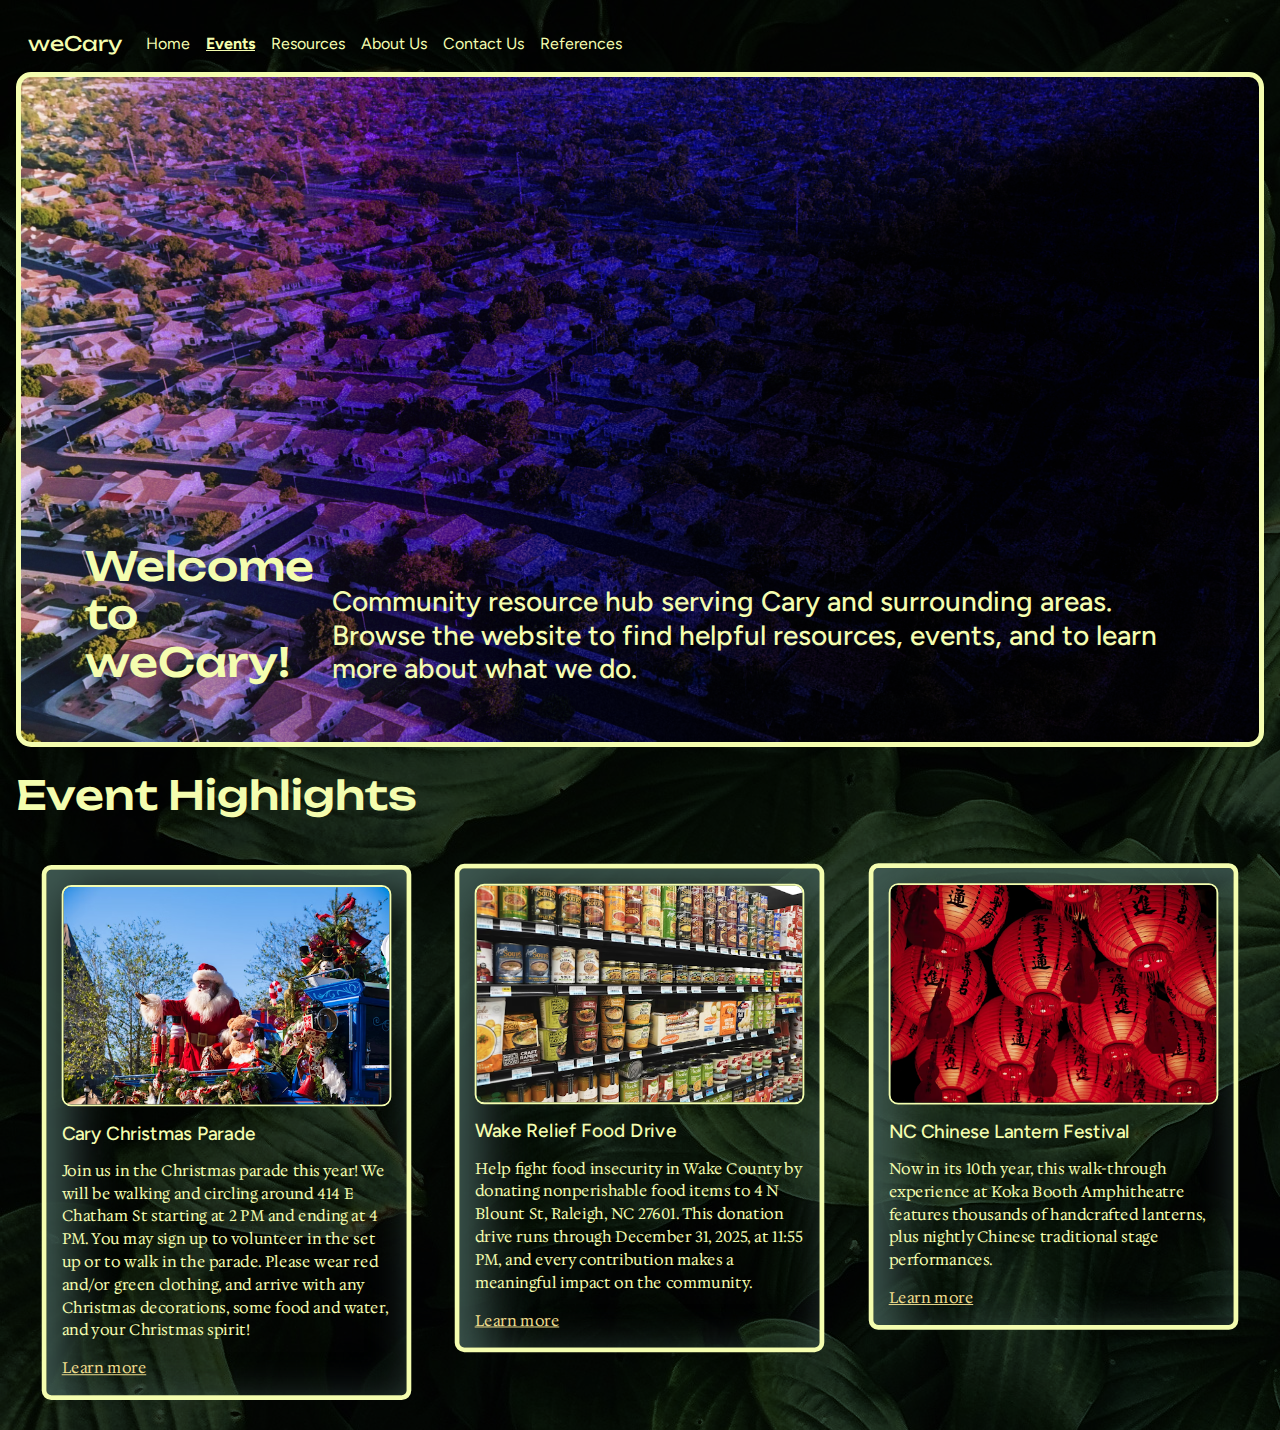
<file: index.html>
<html lang="en">
<!doctype html>

<head>
  <meta charset="UTF-8">
  <meta name="viewport" content="width=device-width, initial-scale=1.0">
  <title>weCary | Home</title>
  <link rel="icon" type="image/x-icon" href="favicon.png">
  <link rel="stylesheet" href="https://cdn.jsdelivr.net/npm/bootstrap@5.3.3/dist/css/bootstrap.min.css"
    integrity="sha384-QWTKZyjpPEjISv5WaRU9OFeRpok6YctnYmDr5pNlyT2bRjXh0JMhjY6hW+ALEwIH" crossorigin="anonymous">
  <link rel="preconnect" href="https://fonts.googleapis.com">
  <link rel="preconnect" href="https://fonts.gstatic.com" crossorigin>
  <link
    href="https://fonts.googleapis.com/css2?family=Figtree:ital,wght@0,300..900;1,300..900&family=Hedvig+Letters+Serif:opsz@12..24&family=Unbounded:wght@200..900&display=swap"
    rel="stylesheet">
  <link rel="stylesheet" href="https://cdn.jsdelivr.net/npm/bootstrap-icons@1.5.0/font/bootstrap-icons.css" />
  <script defer src="https://cdn.jsdelivr.net/npm/bootstrap@5.3.8/dist/js/bootstrap.bundle.min.js"
    integrity="sha384-FKyoEForCGlyvwx9Hj09JcYn3nv7wiPVlz7YYwJrWVcXK/BmnVDxM+D2scQbITxI"
    crossorigin="anonymous"></script>
  <link rel="stylesheet" href="style.css">
</head>

<body>
  <div class="wrapper m-3">
    <nav class="navbar navbar-expand-lg">
      <div class="container-fluid">
        <a href="index.html" class="navbar-brand">
          weCary
        </a>
        <button class="navbar-toggler" type="button" data-bs-toggle="collapse" data-bs-target="#navbarSupportedContent"
          aria-controls="navbarSupportedContent" aria-expanded="false" aria-label="Toggle navigation">
          <span class="navbar-toggler-icon"></span>
        </button>
        <div class="collapse navbar-collapse" id="navbarSupportedContent">
          <ul class="navbar-nav me-auto mb-2 mb-lg-0">
            <li class="nav-item">
              <a href="index.html" aria-current="page" class="nav-link">Home</a>
            </li>
            <li class="nav-item">
              <a href="events.html" aria-current="page" class="nav-link active">Events</a>
            </li>
            <li class="nav-item">
              <a href="resources.html" aria-current="page" class="nav-link">Resources</a>
            </li>
            <li class="nav-item">
              <a href="about-us.html" aria-current="page" class="nav-link">About Us</a>
            </li>
            <li class="nav-item">
              <a href="contact-us.html" aria-current="page" class="nav-link">Contact Us</a>
            </li>
            <li class="nav-item">
              <a href="references.html" aria-current="page" class="nav-link">References</a>
            </li>
          </ul>
        </div>
      </div>
    </nav>



    <div class="home-image mx-auto w-100 h-20 p-5">
      <h1 class=" mx-3 mb-2">Welcome to weCary!</h1>
      <h3>Community resource hub serving Cary and surrounding areas. Browse the website to find helpful resources,
        events, and to learn more about what we do.</h3>
    </div>


    <h1 class="mt-4">Event Highlights</h1>

    <div class="event-card-container m-3">
      <div class="row g-4">

        <div class="col-md-4">
          <div class="event-card card">
            <div class="card-body">
              <img src="santa.png" alt="christmas parade" class="w-100 mb-3">
              <h5 class="card-title">Cary Christmas Parade</h5>
              <p class="card-text">
                Join us in the Christmas parade this year! We will be walking and circling around 414 E Chatham St
                starting at 2 PM and ending at 4 PM. You may sign up to volunteer in the set up or to walk in the
                parade.
                Please wear red and/or green clothing, and arrive with any Christmas decorations, some food and water,
                and
                your Christmas spirit!
              </p>
              <a href="https://x.gldn.io/e/DROKAdzHiYb?utm_campaign=action_opportunities&utm_medium=referral&utm_source=idealist"
                role="button">Learn more</a>
            </div>
          </div>
        </div>

        <div class="col-md-4">
          <div class="event-card card">
            <div class="card-body">
              <img src="fooddrive.png" alt="canned food" class="w-100 mb-3">
              <h5 class="card-title">Wake Relief Food Drive</h5>
              <p class="card-text">
                Help fight food insecurity in Wake County by donating nonperishable food items to 4 N Blount St,
                Raleigh,
                NC 27601. This donation drive runs through December 31, 2025, at 11:55 PM, and every contribution makes
                a
                meaningful impact on the community.
              </p>
              <a href="https://x.gldn.io/e/n5qdledj0Xb?utm_campaign=action_opportunities&utm_medium=referral&utm_source=idealist"
                role="button">Learn more</a>
            </div>
          </div>
        </div>

        <div class="col-md-4">
          <div class="event-card card">
            <div class="card-body">
              <img src="lantern.png" alt="lanterns" class="w-100 mb-3">
              <h5 class="card-title">NC Chinese Lantern Festival</h5>
              <p class="card-text">
                Now in its 10th year, this walk-through experience at Koka Booth Amphitheatre features thousands of
                handcrafted lanterns, plus
                nightly Chinese traditional stage performances.
              </p>
              <a href="https://www.boothamphitheatre.com/news/detail/north-carolina-chinese-lantern-festival-will-return-for-celebratory-10th-year"
                role="button">Learn more</a>
            </div>
          </div>
        </div>

      </div>
    </div>

  </div>

</body>

</html>
</file>
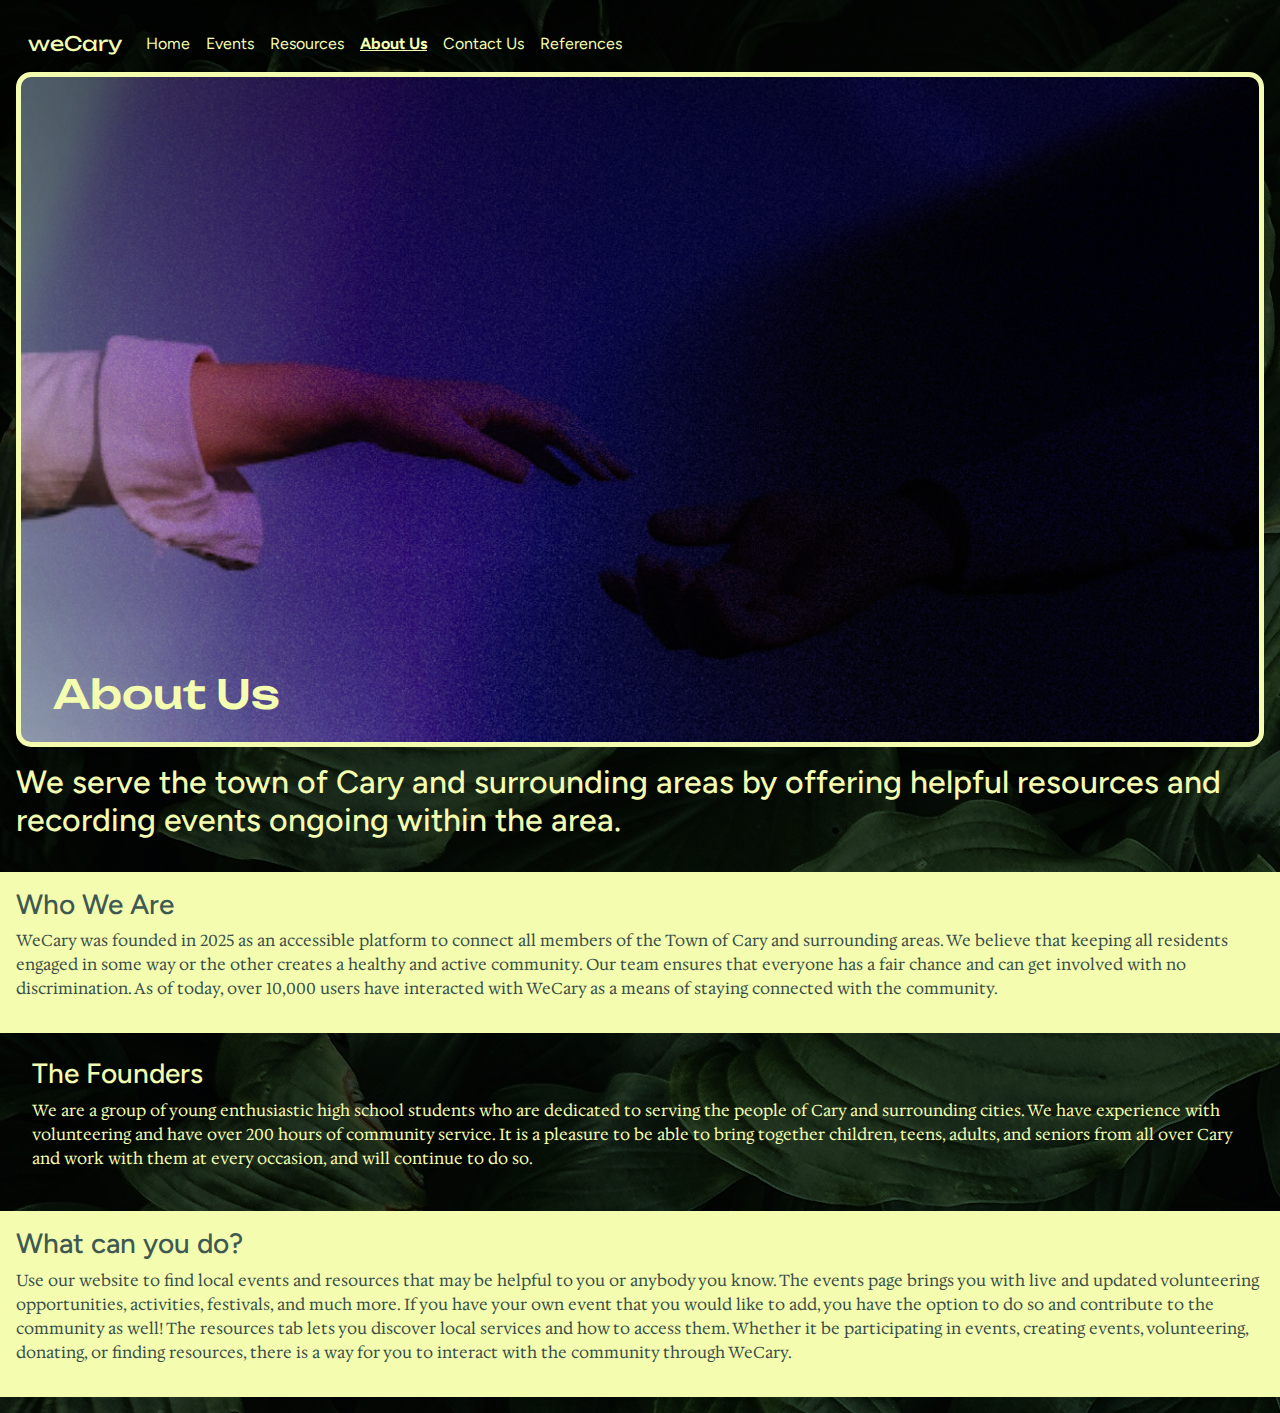
<file: about-us.html>
<html lang="en">
<!doctype html>

<head>
  <meta charset="UTF-8">
  <meta name="viewport" content="width=device-width, initial-scale=1.0">
  <title>weCary | About Us</title>
  <link rel="icon" type="image/x-icon" href="favicon.png">
  <link rel="stylesheet" href="https://cdn.jsdelivr.net/npm/bootstrap@5.3.3/dist/css/bootstrap.min.css"
    integrity="sha384-QWTKZyjpPEjISv5WaRU9OFeRpok6YctnYmDr5pNlyT2bRjXh0JMhjY6hW+ALEwIH" crossorigin="anonymous">
  <link rel="preconnect" href="https://fonts.googleapis.com">
  <link rel="preconnect" href="https://fonts.gstatic.com" crossorigin>
  <link
    href="https://fonts.googleapis.com/css2?family=Figtree:ital,wght@0,300..900;1,300..900&family=Hedvig+Letters+Serif:opsz@12..24&family=Unbounded:wght@200..900&display=swap"
    rel="stylesheet">
  <link rel="stylesheet" href="https://cdn.jsdelivr.net/npm/bootstrap-icons@1.5.0/font/bootstrap-icons.css" />
  <script defer src="https://cdn.jsdelivr.net/npm/bootstrap@5.3.8/dist/js/bootstrap.bundle.min.js"
    integrity="sha384-FKyoEForCGlyvwx9Hj09JcYn3nv7wiPVlz7YYwJrWVcXK/BmnVDxM+D2scQbITxI"
    crossorigin="anonymous"></script>
  <link rel="stylesheet" href="style.css">
</head>

<body>
  <div class="wrapper m-3">
    <nav class="navbar navbar-expand-lg">
      <div class="container-fluid">
        <a href="index.html" class="navbar-brand">
          weCary
        </a>
        <button class="navbar-toggler" type="button" data-bs-toggle="collapse" data-bs-target="#navbarSupportedContent"
          aria-controls="navbarSupportedContent" aria-expanded="false" aria-label="Toggle navigation">
          <span class="navbar-toggler-icon"></span>
        </button>
        <div class="collapse navbar-collapse" id="navbarSupportedContent">
          <ul class="navbar-nav me-auto mb-2 mb-lg-0">
            <li class="nav-item">
              <a href="index.html" aria-current="page" class="nav-link">Home</a>
            </li>
            <li class="nav-item">
              <a href="events.html" aria-current="page" class="nav-link">Events</a>
            </li>
            <li class="nav-item">
              <a href="resources.html" aria-current="page" class="nav-link">Resources</a>
            </li>
            <li class="nav-item">
              <a href="about-us.html" aria-current="page" class="nav-link active">About Us</a>
            </li>
            <li class="nav-item">
              <a href="contact-us.html" aria-current="page" class="nav-link">Contact Us</a>
            </li>
            <li class="nav-item">
              <a href="references.html" aria-current="page" class="nav-link">References</a>
            </li>
          </ul>
        </div>
      </div>
    </nav>

    <div class="about-image mx-auto w-100 h-20 p-3">
      <h1 class="mx-3 mb-2">About Us</h1>
    </div>


    <h2>We serve the town of Cary and surrounding areas by offering helpful resources and recording events ongoing
      within the area.
    </h2>

    <ul class="list-group list-group-flush">
      <li class="list-group-item alternate">
        <h3>Who We Are</h3>
        <p>WeCary was founded in 2025 as an accessible platform to connect all members of the Town of Cary and surrounding areas. We believe that keeping all residents engaged in some way or the other creates a healthy and active community. 
          Our team ensures that everyone has a fair chance and can get involved with no discrimination. As of today, over 10,000 users have interacted with WeCary as a means of staying connected with the community. 
        </p>
      </li>
      <li class="list-group-item">
        <h3>The Founders</h3>
        <p>We are a group of young enthusiastic high school students who are dedicated to serving the people of Cary and
          surrounding cities. We have experience with volunteering and have over 200 hours of community service. It is a
          pleasure to be able to bring together children, teens, adults, and seniors from all over Cary and work with
          them at every occasion, and will continue to do so.
        </p>
      </li>
      <li class="list-group-item alternate">
        <h3>What can you do?</h3>
        <p>Use our website to find local events and resources that may be helpful to you or anybody you know. The events
          page brings you with live and updated volunteering opportunities, activities, festivals, and much more. If you
          have your own event that you would like to add, you have the option to do so and contribute to the community
          as well! The resources tab lets you discover local services and how to access them. Whether it be
          participating in events, creating events, volunteering, donating, or finding resources, there is a way for you
          to interact with the community through WeCary.
        </p>
      </li>
    </ul>
  </div>
</body>

</html>
</file>
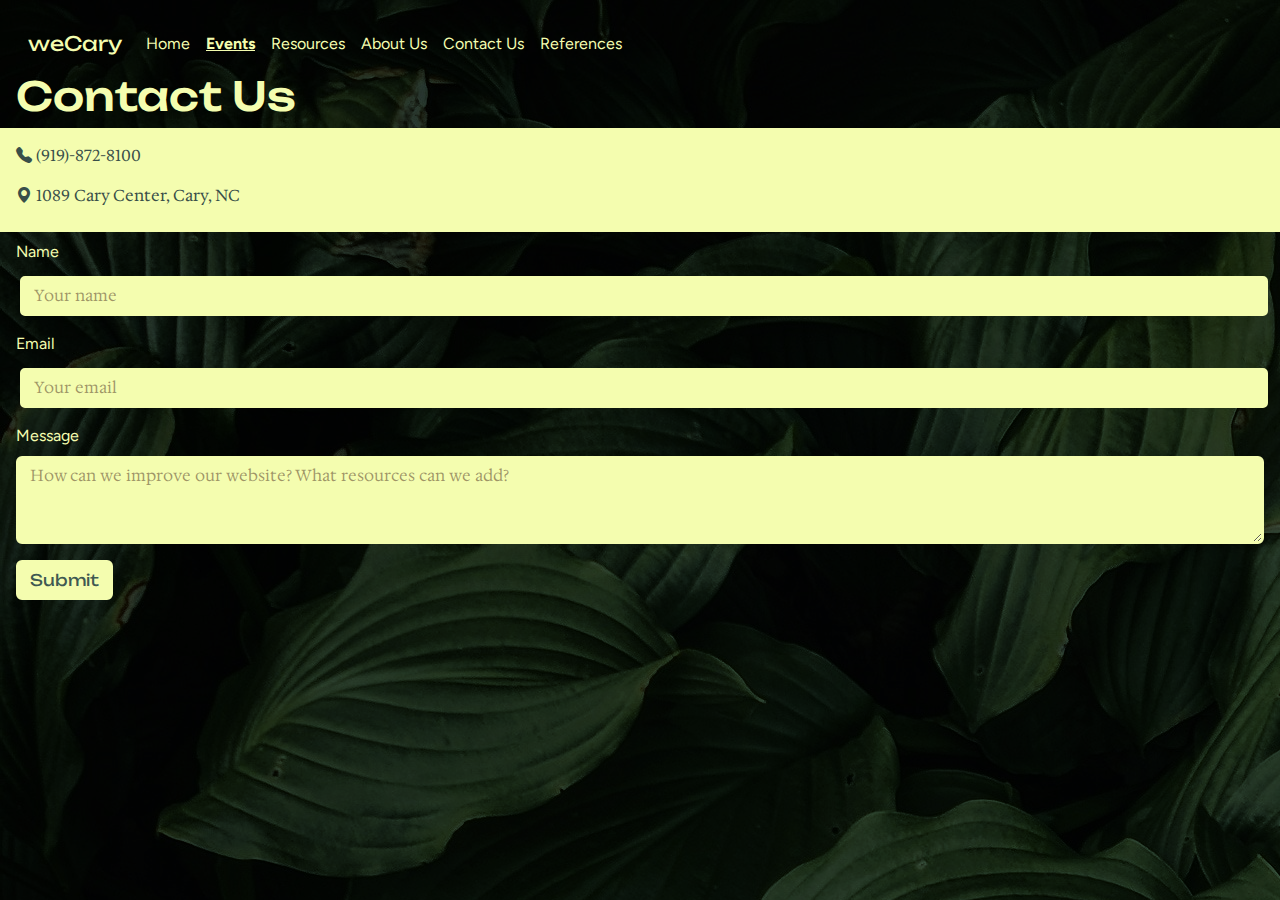
<file: contact-us.html>
<!DOCTYPE html>
<html lang="en">

<head>
  <meta charset="UTF-8">
  <meta name="viewport" content="width=device-width, initial-scale=1.0">
  <title>weCary | Contact Us</title>
  <link rel="icon" type="image/x-icon" href="favicon.png">
  <link rel="stylesheet" href="style.css">
  <link rel="stylesheet" href="https://cdn.jsdelivr.net/npm/bootstrap@5.3.3/dist/css/bootstrap.min.css"
    integrity="sha384-QWTKZyjpPEjISv5WaRU9OFeRpok6YctnYmDr5pNlyT2bRjXh0JMhjY6hW+ALEwIH" crossorigin="anonymous">
  <link rel="preconnect" href="https://fonts.googleapis.com">
  <link rel="preconnect" href="https://fonts.gstatic.com" crossorigin>
  <link
    href="https://fonts.googleapis.com/css2?family=Figtree:ital,wght@0,300..900;1,300..900&family=Hedvig+Letters+Serif:opsz@12..24&family=Unbounded:wght@200..900&display=swap"
    rel="stylesheet">
  <link rel="stylesheet" href="https://cdn.jsdelivr.net/npm/bootstrap-icons@1.5.0/font/bootstrap-icons.css" />
  <script defer src="https://cdn.jsdelivr.net/npm/bootstrap@5.3.8/dist/js/bootstrap.bundle.min.js"
    integrity="sha384-FKyoEForCGlyvwx9Hj09JcYn3nv7wiPVlz7YYwJrWVcXK/BmnVDxM+D2scQbITxI"
    crossorigin="anonymous"></script>
</head>

<body>
  <div class="wrapper m-3">
    <nav class="navbar navbar-expand-lg">
      <div class="container-fluid">
        <a href="index.html" class="navbar-brand">
          weCary
        </a>
        <button class="navbar-toggler" type="button" data-bs-toggle="collapse" data-bs-target="#navbarSupportedContent"
          aria-controls="navbarSupportedContent" aria-expanded="false" aria-label="Toggle navigation">
          <span class="navbar-toggler-icon"></span>
        </button>
        <div class="collapse navbar-collapse" id="navbarSupportedContent">
          <ul class="navbar-nav me-auto mb-2 mb-lg-0">
            <li class="nav-item">
              <a href="index.html" aria-current="page" class="nav-link">Home</a>
            </li>
            <li class="nav-item">
              <a href="events.html" aria-current="page" class="nav-link active">Events</a>
            </li>
            <li class="nav-item">
              <a href="resources.html" aria-current="page" class="nav-link">Resources</a>
            </li>
            <li class="nav-item">
              <a href="about-us.html" aria-current="page" class="nav-link">About Us</a>
            </li>
            <li class="nav-item">
              <a href="contact-us.html" aria-current="page" class="nav-link">Contact Us</a>
            </li>
            <li class="nav-item">
              <a href="references.html" aria-current="page" class="nav-link">References</a>
            </li>
          </ul>
        </div>
      </div>
    </nav>
    <h1>Contact Us</h1>
    <div class="alternate px-3 pt-3 pb-2">
      <p><i class="bi bi-telephone-fill"></i> (919)-872-8100</p>
      <p><i class="bi bi-geo-alt-fill"></i> 1089 Cary Center, Cary, NC</p>
    </div>
    <form class="mt-2" action="">
      <div class="mb-3">
        <label for="contactName" class="form-label contact-label">Name</label>
        <input type="text" class="form-control" id="contactName" placeholder="Your name">
      </div>
      <div class="mb-3">
        <label for="contactEmail" class="form-label contact-label">Email</label>
        <input type="text" class="form-control" id="contactEmail" placeholder="Your email">
      </div>
      <div class="mb-3">
        <label for="contactText" class="form-label contact-label">Message</label>
        <textarea rows="3" class="form-control" id="contactText"
          placeholder="How can we improve our website? What resources can we add?"></textarea>
      </div>
      <div class="mb-3">
        <button type="reset" class="btn">Submit</button>
      </div>
    </form>
  </div>
</body>

</html>
</file>
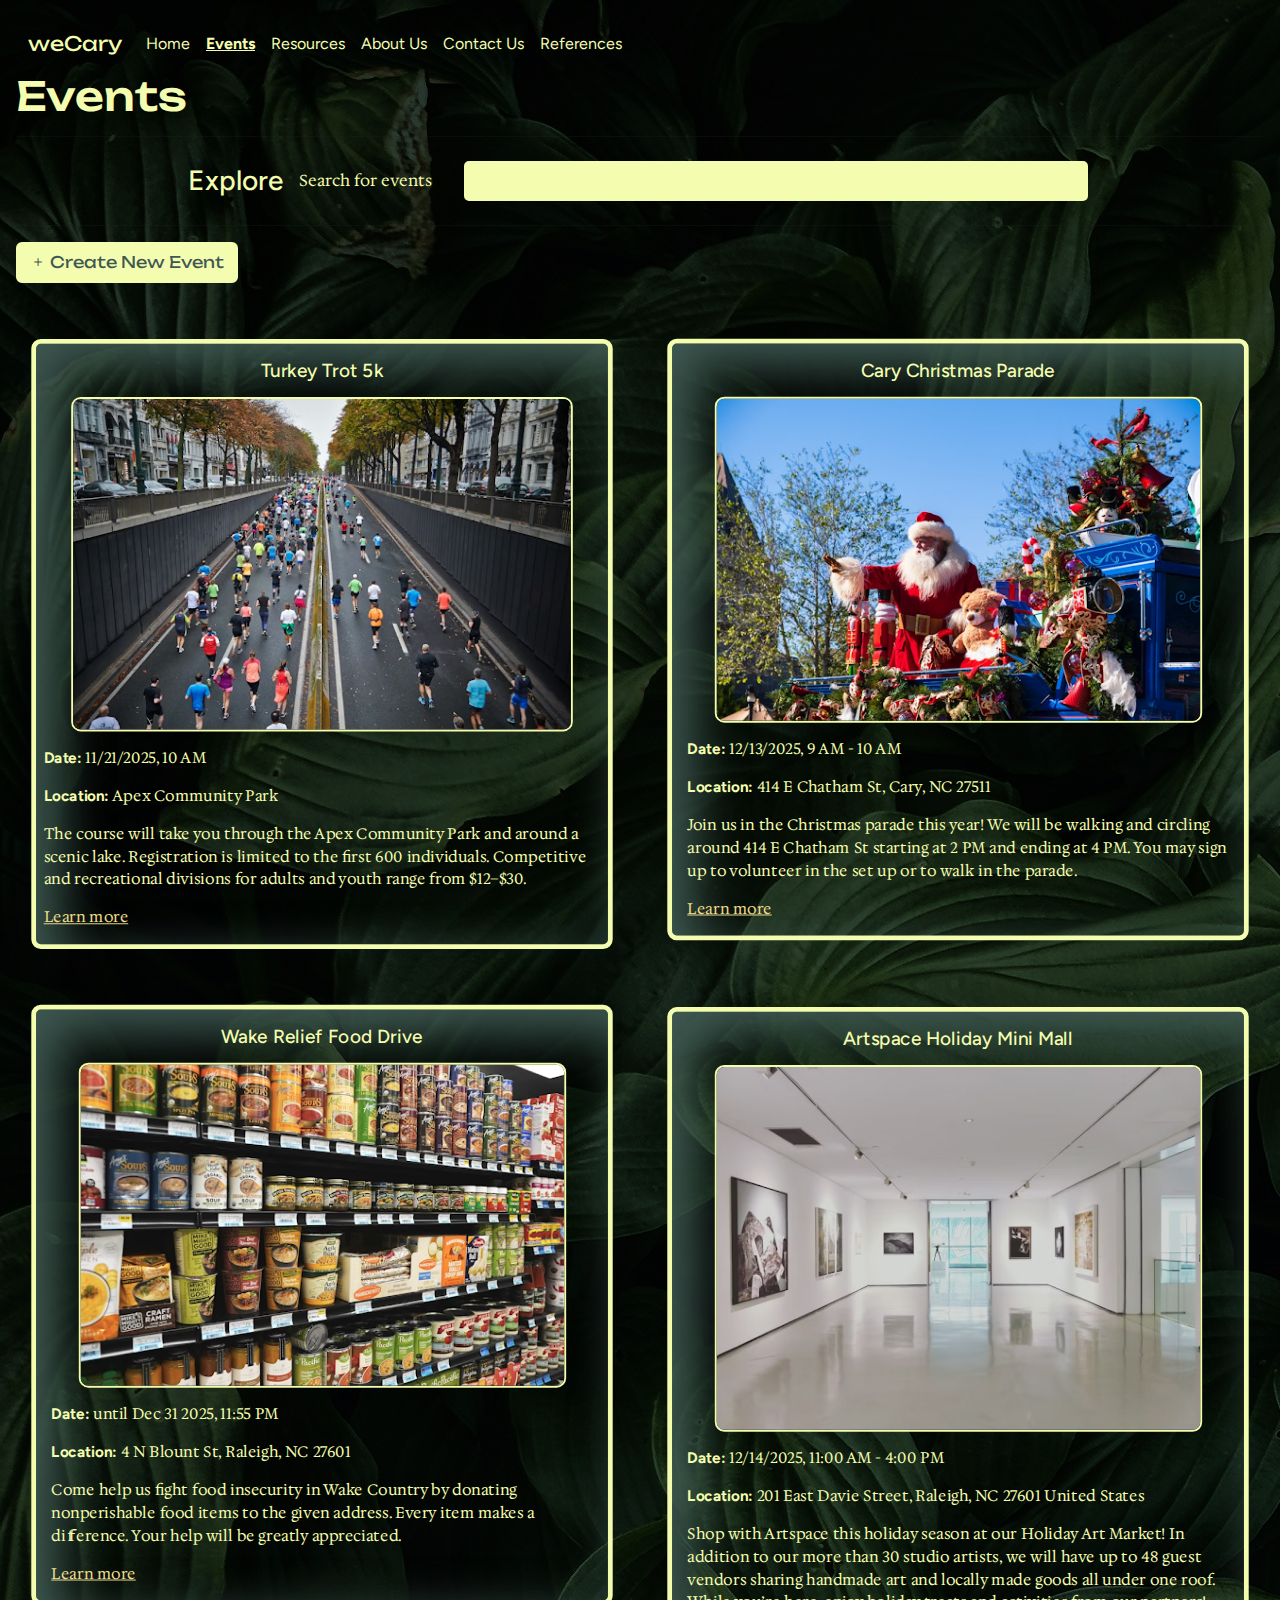
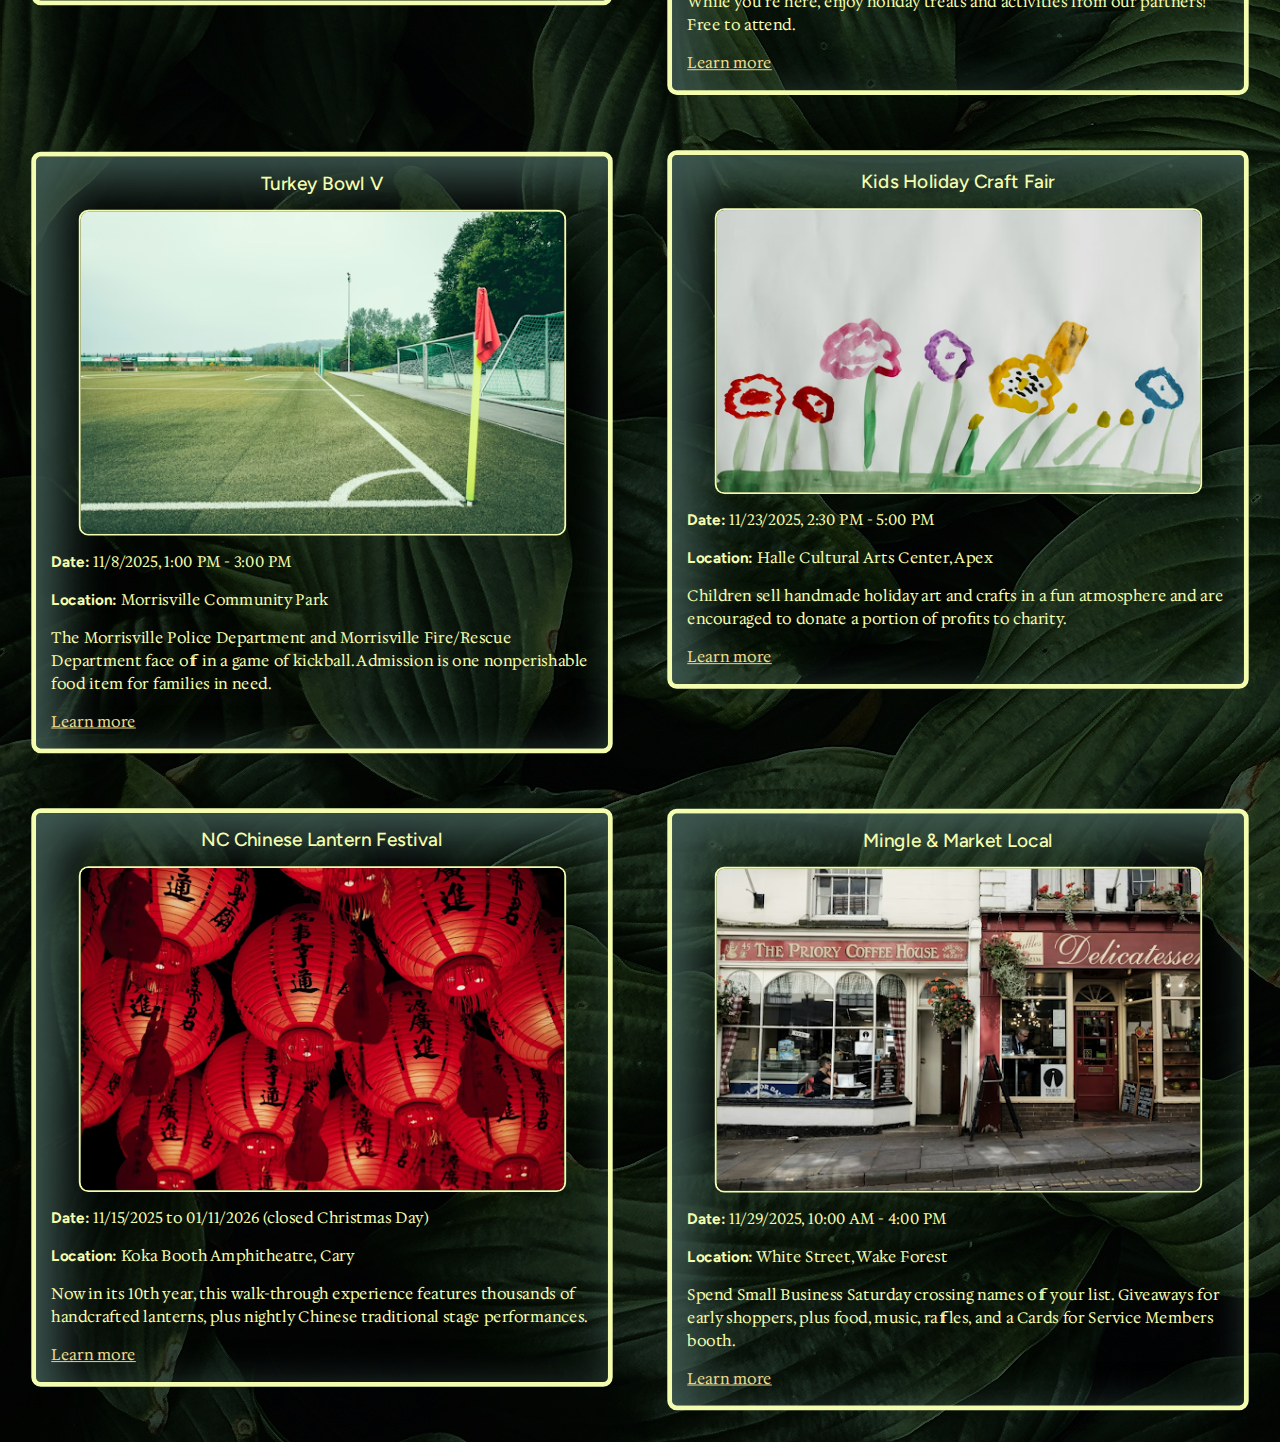
<file: events.html>
<!DOCTYPE html>
<html lang="en">

<head>
  <meta charset="UTF-8">
  <meta name="viewport" content="width=device-width, initial-scale=1.0">
  <title>weCary | Events</title>
  <link rel="icon" type="image/x-icon" href="favicon.png">
  <link rel="stylesheet" href="https://cdn.jsdelivr.net/npm/bootstrap@5.3.3/dist/css/bootstrap.min.css"
    integrity="sha384-QWTKZyjpPEjISv5WaRU9OFeRpok6YctnYmDr5pNlyT2bRjXh0JMhjY6hW+ALEwIH" crossorigin="anonymous">
  <!-- <link rel="preconnect" href="https://fonts.googleapis.com">
  <link rel="preconnect" href="https://fonts.gstatic.com" crossorigin> -->
  <link
    href="https://fonts.googleapis.com/css2?family=Figtree:ital,wght@0,300..900;1,300..900&family=Hedvig+Letters+Serif:opsz@12..24&family=Unbounded:wght@200..900&display=swap"
    rel="stylesheet">
  <link rel="stylesheet" href="https://cdn.jsdelivr.net/npm/bootstrap-icons@1.5.0/font/bootstrap-icons.css" />
  <link rel="stylesheet" href="style.css">
  <script src="https://cdn.jsdelivr.net/npm/bootstrap@5.3.8/dist/js/bootstrap.bundle.min.js"
    integrity="sha384-FKyoEForCGlyvwx9Hj09JcYn3nv7wiPVlz7YYwJrWVcXK/BmnVDxM+D2scQbITxI"
    crossorigin="anonymous"></script>
  <script src="https://ajax.googleapis.com/ajax/libs/jquery/3.7.1/jquery.min.js"></script>
  <script>
    $(document).ready(function () {
      $("#searchKeyword").on("keyup", function () {
        var value = $(this).val().toLowerCase();
        $(".event-card-container div").filter(function () {
          $(this).toggle($(this).text().toLowerCase().indexOf(value) > -1)
        });
      });
    });
  </script>
</head>

<body>
  <div class="wrapper m-3">
    <nav class="navbar navbar-expand-lg">
      <div class="container-fluid">
        <a href="index.html" class="navbar-brand">
          weCary
        </a>
        <button class="navbar-toggler" type="button" data-bs-toggle="collapse" data-bs-target="#navbarSupportedContent"
          aria-controls="navbarSupportedContent" aria-expanded="false" aria-label="Toggle navigation">
          <span class="navbar-toggler-icon"></span>
        </button>
        <div class="collapse navbar-collapse" id="navbarSupportedContent">
          <ul class="navbar-nav me-auto mb-2 mb-lg-0">
            <li class="nav-item">
              <a href="index.html" aria-current="page" class="nav-link">Home</a>
            </li>
            <li class="nav-item">
              <a href="events.html" aria-current="page" class="nav-link active">Events</a>
            </li>
            <li class="nav-item">
              <a href="resources.html" aria-current="page" class="nav-link">Resources</a>
            </li>
            <li class="nav-item">
            <li class="nav-item">
              <a href="about-us.html" aria-current="page" class="nav-link">About Us</a>
            </li>
            <li class="nav-item">
              <a href="contact-us.html" aria-current="page" class="nav-link">Contact Us</a>
            </li>
              <a href="references.html" aria-current="page" class="nav-link">References</a>
            </li>
          </ul>
        </div>
      </div>
    </nav>
    <h1>Events</h1>
    <div class="mb-4">
      <hr>
      <div class="flex search">
        <h3 class="explore">Explore</h3>
        <p>Search for events</p>
        <input id="searchKeyword" type="text" class="input-text">
      </div>
      <hr>
      <button type="button" class="btn" data-bs-toggle="modal" data-bs-target="#eventModal"> <i class="bi bi-plus"></i>
        Create New Event</button>
      <div class="modal fade" id="eventModal" tabindex="-1" aria-labelledby="exampleModalLabel" aria-hidden="true">
        <div class="modal-dialog">
          <div class="modal-content">
            <div class="modal-header">
              <h1 class="modal-title fs-5" id="eventModalLabel">Create New Event</h1>
              <button type="button" class="btn-close" data-bs-dismiss="modal" aria-label="Close"></button>
            </div>
            <div class="modal-body">
              <form>
                <div class="mb-3">
                  <label for="eventFormTitle" class="form-label">Title</label>
                  <input type="text" class="form-control" id="eventFormTitle" placeholder="Name of the event">
                </div>
                <div class="mb-3">
                  <label for="eventFormDate" class="form-label">Date</label>
                  <input type="date" class="form-control" id="eventFormDate">
                </div>
                <div class="mb-3">
                  <label for="eventFormLocation" class="form-label">Location</label>
                  <input placeholder="Location of the event" type="text" class="form-control" id="eventFormLocation">
                </div>
                <div class="mb-3 row">
                  <label for="eventFormTime1" class="form-label">Time</label>
                  <div class="col-auto">
                    <input type="time" class="form-control" id="eventFormTime1">
                  </div>
                  <div class="col-auto">
                    <p class="mt-2">to</p>
                  </div>
                  <div class="col-auto">
                    <input type="time" class="form-control" id="eventFormTime2">
                  </div>
                </div>
                <fieldset class="row">
                  <div class="col-auto">
                    <legend class="fs-6 figtree">Age group(s):</legend>
                  </div>
                  <div class="form-check col-auto">
                    <input type="checkbox" class="form-check-input" value="" id="checkKids">
                    <label for="checkKids" class="form-check-label">Kids</label>
                  </div>
                  <div class="form-check col-auto">
                    <input type="checkbox" class="form-check-input" value="" id="checkTeens">
                    <label for="checkTeens" class="form-check-label">Teens</label>
                  </div>
                  <div class="form-check col-auto">
                    <input type="checkbox" class="form-check-input" value="" id="checkAdults">
                    <label for="checkAdults" class="form-check-label">Adults</label>
                  </div>
                  <div class="form-check col-auto">
                    <input type="checkbox" class="form-check-input" value="" id="checkSeniors">
                    <label for="checkSeniors" class="form-check-label">Seniors</label>
                  </div>
                </fieldset>
                <div class="mb-3">
                  <label for="eventFormDescription" class="form-label">Description</label>
                  <textarea rows="3" placeholder="What is your event about?" class="form-control"
                    id="eventFormDescription"></textarea>
                </div>
                <p class="mb-2 figtree">Contact Info:</p>
                <div class="mb-3 row">
                  <label for="contactName" class="mt-2 col-auto form-label">Name</label>
                  <input placeholder="Contact name" type="text" id="contactName" class="col form-control"
                    placeholder="">
                </div>
                <div class="mb-3 row">
                  <label for="contactEmail" class="mt-2 col-auto form-label">Email</label>
                  <input type="text" id="contactEmail" class="col form-control" placeholder="name@example.com">
                </div>
                <div class="mb-3 row">
                  <label for="contactPhone" class="mt-2 col-auto form-label">Phone</label>
                  <input type="text" id="contactPhone" class="col form-control" placeholder="+1 ###-###-####">
                </div>
                <div class="mb-3 cover-file">
                  <label for="coverFile" class="form-label">Choose a cover image</label>
                  <input type="file" class="form-control file-input" id="coverFile">
                  <div class="form-text">File size must be less than 50MB.</div>
                </div>
                <p class="figtree"><strong>Your event will be visible after it has been approved.</strong></p>
            </div>
            <div class="modal-footer">
              <button type="button" class="btn btn-secondary" data-bs-dismiss="modal">Close</button>
              <button type="reset" class="btn btn-primary" data-bs-dismiss="modal">Submit</button>
            </div>
            </form>
          </div>
        </div>
      </div>
    </div>
    <div class="event-card-container" id="eventCards">
      <div class="row mb-2">
        <div class="col">
          <div class="event-card card py-3 px-2">
            <h5>Turkey Trot 5k</h5>
            <img class="mb-3" src="run.png" alt="turkey trot run">
            <p><strong>Date:</strong> 11/21/2025, 10 AM</p>
            <p><strong>Location:</strong> Apex Community Park</p>
            <p>The course will take you through the Apex Community Park and around a scenic lake. Registration is
              limited to the first 600 individuals. Competitive and recreational divisions for adults and youth range
              from $12–$30.</p>
            <a href="https://apexnc.org/538/Turkey-Trot-5K-Run" role="button">Learn more</a>
          </div>
        </div>
        <div class="col">
          <div class="event-card card p-3">
            <h5>Cary Christmas Parade</h5>
            <img class="mb-3" src="santa.png" alt="santa christmas parade">
            <p><strong>Date:</strong> 12/13/2025, 9 AM - 10 AM</p>
            <p><strong>Location:</strong> 414 E Chatham St, Cary, NC 27511</p>
            <p>Join us in the Christmas parade this year! We will be walking and circling around 414 E Chatham St
              starting at 2 PM and ending at 4 PM. You may sign up to volunteer in the set up or to walk in the parade.
            </p>
            <a href="https://x.gldn.io/e/DROKAdzHiYb?utm_campaign=action_opportunities&utm_medium=referral&utm_source=idealist"
              role="button">Learn more</a>
          </div>
        </div>
      </div>
      <div class="row mb-2">
        <div class="col">
          <div class="event-card card p-3">
            <h5>Wake Relief Food Drive</h5>
            <img class="mb-3" src="fooddrive.png" alt="canned food">
            <p><strong>Date:</strong> until Dec 31 2025, 11:55 PM</p>
            <p><strong>Location:</strong> 4 N Blount St, Raleigh, NC 27601</p>
            <p>Come help us fight food insecurity in Wake Country by donating nonperishable food items to the given
              address. Every item makes a difference. Your help will be greatly appreciated.</p>
            <a href="https://x.gldn.io/e/n5qdledj0Xb?utm_campaign=action_opportunities&utm_medium=referral&utm_source=idealist"
              role="button">Learn more</a>
          </div>
        </div>
        <div class="col">
          <div class="event-card card p-3">
            <h5>Artspace Holiday Mini Mall</h5>
            <img class="mb-3" src="gallery.png" alt="art gallery">
            <p><strong>Date:</strong> 12/14/2025, 11:00 AM - 4:00 PM</p>
            <p><strong>Location:</strong> 201 East Davie Street, Raleigh, NC 27601 United States</p>
            <p>Shop with Artspace this holiday season at our Holiday Art Market! In addition to our more than 30 studio
              artists, we will have up to 48 guest vendors sharing handmade art and locally made goods all under one
              roof. While you’re here, enjoy holiday treats and activities from our partners! Free to attend. </p>
            <a href="https://unitedarts.org/calendar/artspace-holiday-mini-mall/?utm_source=chatgpt.com"
              role="button">Learn more</a>
          </div>
        </div>
      </div>
      <div class="row mb-2">
        <div class="col">
          <div class="event-card card p-3">
            <h5>Turkey Bowl V</h5>
            <img class="mb-3" src="football.png" alt="turkey bowl kickball">
            <p><strong>Date:</strong> 11/8/2025, 1:00 PM - 3:00 PM</p>
            <p><strong>Location:</strong> Morrisville Community Park</p>
            <p>The Morrisville Police Department and Morrisville Fire/Rescue Department face off in a game of kickball.
              Admission is one nonperishable food item for families in need.</p>
            <a href="https://wakeliving.com/now-and-next/holiday-happenings/" role="button">Learn
              more</a>
          </div>
        </div>
        <div class="col">
          <div class="event-card card p-3">
            <h5>Kids Holiday Craft Fair</h5>
            <img class="mb-3" src="kid.png" alt="kid's art">
            <p><strong>Date:</strong> 11/23/2025, 2:30 PM - 5:00 PM</p>
            <p><strong>Location:</strong> Halle Cultural Arts Center, Apex</p>
            <p>Children sell handmade holiday art and crafts in a fun atmosphere and are encouraged to donate a portion
              of profits to charity.</p>
            <a href="https://thehalle.org/1970/Annual-Kids-Holiday-Craft-Fair" role="button">Learn more</a>
          </div>
        </div>
      </div>
      <div class="row mb-2">
        <div class="col">
          <div class="event-card card p-3">
            <h5>NC Chinese Lantern Festival</h5>
            <img class="mb-3" src="lantern.png" alt="lanterns">
            <p><strong>Date:</strong> 11/15/2025 to 01/11/2026 (closed Christmas Day)</p>
            <p><strong>Location:</strong> Koka Booth Amphitheatre, Cary</p>
            <p>Now in its 10th year, this walk-through experience features thousands of handcrafted lanterns, plus
              nightly Chinese traditional stage performances.</p>
            <a href="https://www.boothamphitheatre.com/news/detail/north-carolina-chinese-lantern-festival-will-return-for-celebratory-10th-year"
              role="button">Learn more</a>
          </div>
        </div>
        <div class="col">
          <div class="event-card card p-3">
            <h5>Mingle & Market Local</h5>
            <img class="mb-3" src="coffeee.png" alt="coffee shop">
            <p><strong>Date:</strong> 11/29/2025, 10:00 AM - 4:00 PM</p>
            <p><strong>Location:</strong> White Street, Wake Forest</p>
            <p>Spend Small Business Saturday crossing names off your list. Giveaways for early shoppers, plus food,
              music, raffles, and a Cards for Service Members booth. </p>
            <a href="https://www.boothamphitheatre.com/news/detail/north-carolina-chinese-lantern-festival-will-return-for-celebratory-10th-year"
              role="button">Learn more</a>
          </div>
        </div>
      </div>
    </div>
  </div>
</body>

</html>
</file>
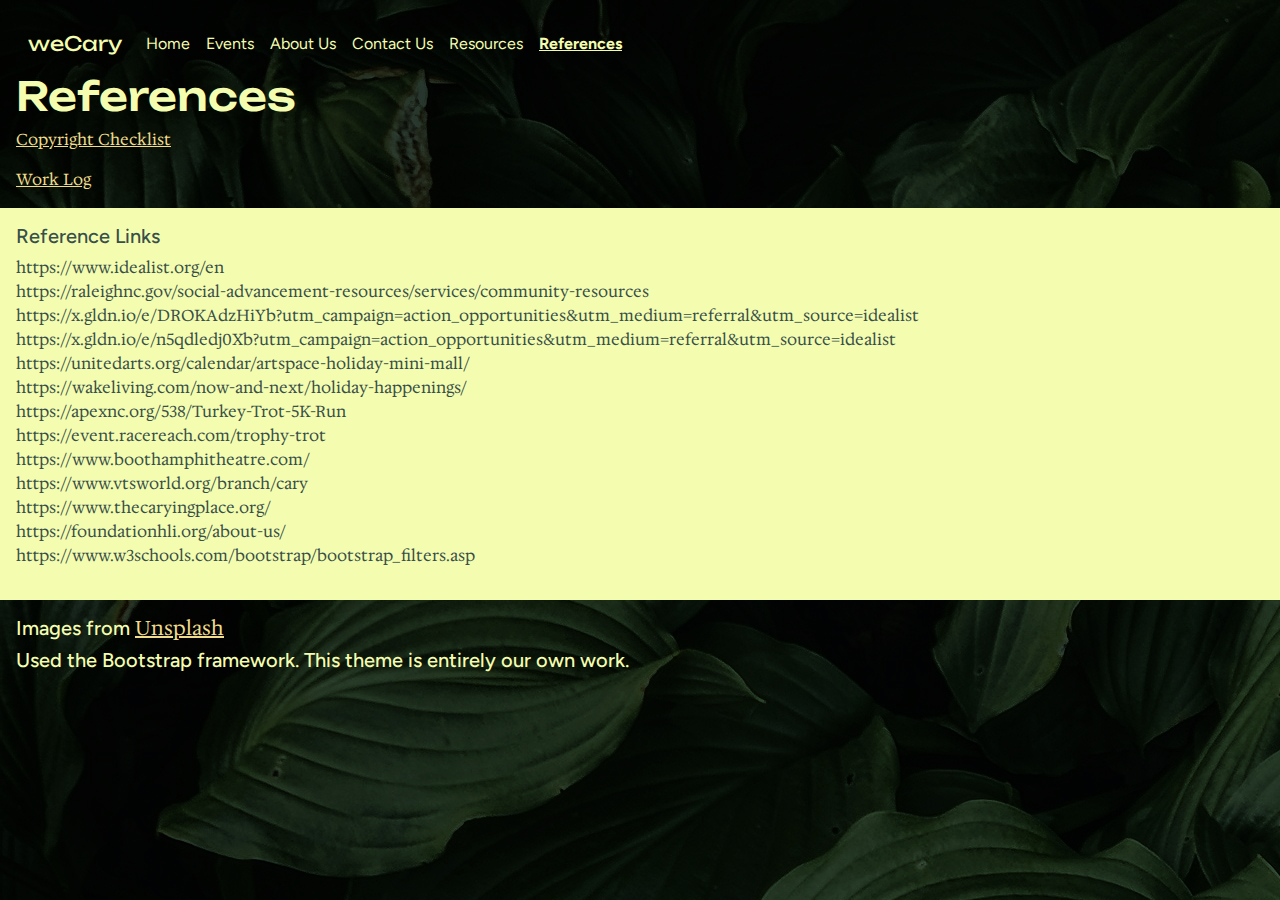
<file: references.html>
<!DOCTYPE html>
<html lang="en">

<head>
  <meta charset="UTF-8">
  <meta name="viewport" content="width=device-width, initial-scale=1.0">
  <link rel="icon" type="image/x-icon" href="favicon.png">
  <title>weCary | References</title>
  <link rel="stylesheet" href="https://cdn.jsdelivr.net/npm/bootstrap@5.3.3/dist/css/bootstrap.min.css"
    integrity="sha384-QWTKZyjpPEjISv5WaRU9OFeRpok6YctnYmDr5pNlyT2bRjXh0JMhjY6hW+ALEwIH" crossorigin="anonymous">
  <link rel="preconnect" href="https://fonts.googleapis.com">
  <link rel="preconnect" href="https://fonts.gstatic.com" crossorigin>
  <link
    href="https://fonts.googleapis.com/css2?family=Figtree:ital,wght@0,300..900;1,300..900&family=Hedvig+Letters+Serif:opsz@12..24&family=Unbounded:wght@200..900&display=swap"
    rel="stylesheet">
  <link rel="stylesheet" href="https://cdn.jsdelivr.net/npm/bootstrap-icons@1.5.0/font/bootstrap-icons.css" />
  <link rel="stylesheet" href="style.css">
  <script defer src="https://cdn.jsdelivr.net/npm/bootstrap@5.3.8/dist/js/bootstrap.bundle.min.js"
    integrity="sha384-FKyoEForCGlyvwx9Hj09JcYn3nv7wiPVlz7YYwJrWVcXK/BmnVDxM+D2scQbITxI"
    crossorigin="anonymous"></script>
</head>

<body>
  <div class="wrapper m-3">
    <nav class="navbar navbar-expand-lg">
      <div class="container-fluid">
        <a href="index.html" class="navbar-brand">
          weCary
        </a>
        <button class="navbar-toggler" type="button" data-bs-toggle="collapse" data-bs-target="#navbarSupportedContent"
          aria-controls="navbarSupportedContent" aria-expanded="false" aria-label="Toggle navigation">
          <span class="navbar-toggler-icon"></span>
        </button>
        <div class="collapse navbar-collapse" id="navbarSupportedContent">
          <ul class="navbar-nav me-auto mb-2 mb-lg-0">
            <li class="nav-item">
              <a href="index.html" aria-current="page" class="nav-link">Home</a>
            </li>
            <li class="nav-item">
              <a href="events.html" aria-current="page" class="nav-link">Events</a>
            </li>
            <li class="nav-item">
              <a href="about-us.html" aria-current="page" class="nav-link">About Us</a>
            </li>
            <li class="nav-item">
              <a href="contact-us.html" aria-current="page" class="nav-link">Contact Us</a>
            </li>
            <li class="nav-item">
              <a href="resources.html" aria-current="page" class="nav-link">Resources</a>
            </li>
            <li class="nav-item">
              <a href="references.html" aria-current="page" class="nav-link active">References</a>
            </li>
          </ul>
        </div>
      </div>
    </nav>
    <h1>References</h1>
    <div>
      <p><a href="https://drive.google.com/file/d/13EfKswYUIqWoZAp7_DsQAz2JlLFUbCZo/preview">Copyright
          Checklist</a></p>
      <p><a href="https://drive.google.com/file/d/1biMJmY_XIRi_IO8g39w2L707vPwFGQ6J/preview">Work Log</a></p>
    </div>
    <div class="alternate p-3">
      <h5>Reference Links</h5>
      <p>
        https://www.idealist.org/en <br>
        https://raleighnc.gov/social-advancement-resources/services/community-resources <br>
        https://x.gldn.io/e/DROKAdzHiYb?utm_campaign=action_opportunities&utm_medium=referral&utm_source=idealist <br>
        https://x.gldn.io/e/n5qdledj0Xb?utm_campaign=action_opportunities&utm_medium=referral&utm_source=idealist <br>
        https://unitedarts.org/calendar/artspace-holiday-mini-mall/ <br>
        https://wakeliving.com/now-and-next/holiday-happenings/ <br>
        https://apexnc.org/538/Turkey-Trot-5K-Run <br>
        https://event.racereach.com/trophy-trot <br>
        https://www.boothamphitheatre.com/ <br>
        https://www.vtsworld.org/branch/cary <br>
        https://www.thecaryingplace.org/ <br>
        https://foundationhli.org/about-us/ <br>
        https://www.w3schools.com/bootstrap/bootstrap_filters.asp <br> </p>
    </div>
    <div>
      <h5 class="mt-3">Images from <a href="https://unsplash.com">Unsplash</a></h5>
      <h5>Used the Bootstrap framework. This theme is entirely our own work.</h5>
    </div>
  </div>

</body>

</html>
</file>
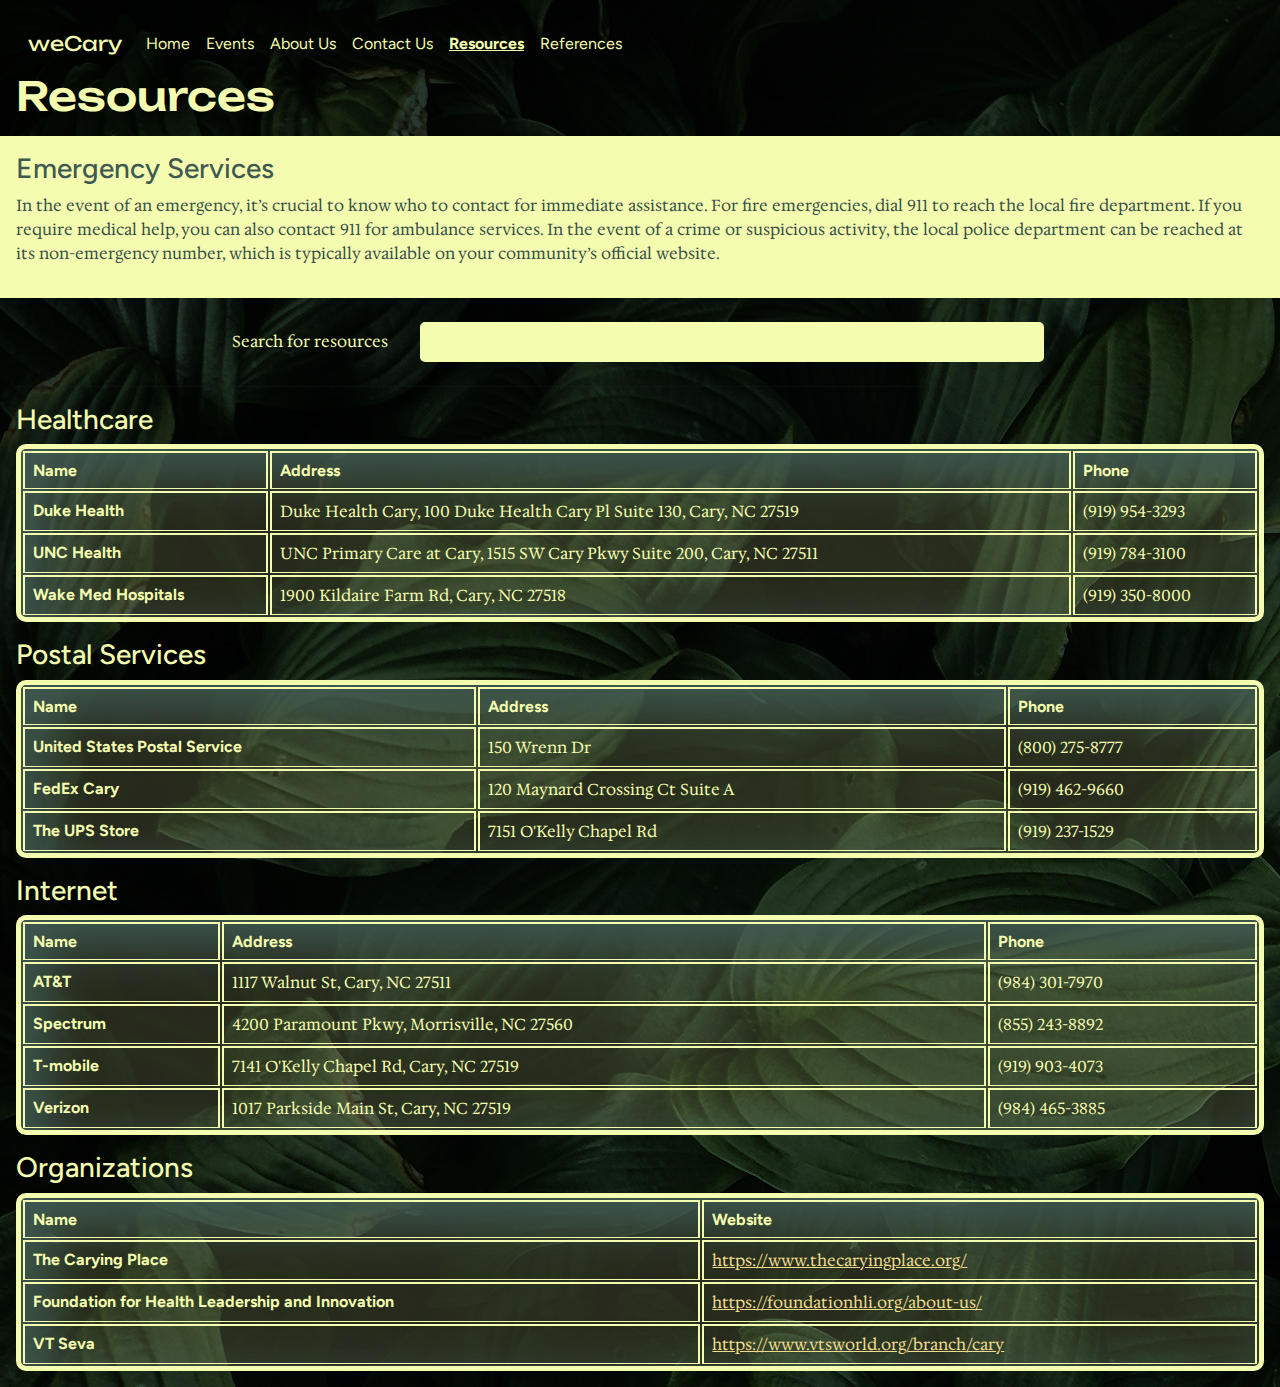
<file: resources.html>
<html lang="en">
<!doctype html>

<head>
  <meta charset="UTF-8">
  <meta name="viewport" content="width=device-width, initial-scale=1.0">
  <link rel="icon" type="image/x-icon" href="favicon.png">
  <title>weCary | Resources</title>
  <link rel="stylesheet" href="https://cdn.jsdelivr.net/npm/bootstrap@5.3.3/dist/css/bootstrap.min.css"
    integrity="sha384-QWTKZyjpPEjISv5WaRU9OFeRpok6YctnYmDr5pNlyT2bRjXh0JMhjY6hW+ALEwIH" crossorigin="anonymous">
  <link rel="preconnect" href="https://fonts.googleapis.com">
  <link rel="preconnect" href="https://fonts.gstatic.com" crossorigin>
  <link
    href="https://fonts.googleapis.com/css2?family=Figtree:ital,wght@0,300..900;1,300..900&family=Hedvig+Letters+Serif:opsz@12..24&family=Unbounded:wght@200..900&display=swap"
    rel="stylesheet">
  <link rel="stylesheet" href="https://cdn.jsdelivr.net/npm/bootstrap-icons@1.5.0/font/bootstrap-icons.css" />
  <script defer src="https://cdn.jsdelivr.net/npm/bootstrap@5.3.8/dist/js/bootstrap.bundle.min.js"
    integrity="sha384-FKyoEForCGlyvwx9Hj09JcYn3nv7wiPVlz7YYwJrWVcXK/BmnVDxM+D2scQbITxI"
    crossorigin="anonymous"></script>
  <link rel="stylesheet" href="style.css">
  <script src="https://ajax.googleapis.com/ajax/libs/jquery/3.7.1/jquery.min.js"></script>
  <script>
    $(document).ready(function () {
      $("#searchResources").on("keyup", function () {
        var value = $(this).val().toLowerCase();
        $(".table tr").filter(function () {
          $(this).toggle($(this).text().toLowerCase().indexOf(value) > -1)
        });
      });
    });
  </script>
</head>

<body>
  <div class="wrapper m-3 resources">
    <nav class="navbar navbar-expand-lg">
      <div class="container-fluid">
        <a href="index.html" class="navbar-brand">
          weCary
        </a>
        <button class="navbar-toggler" type="button" data-bs-toggle="collapse" data-bs-target="#navbarSupportedContent"
          aria-controls="navbarSupportedContent" aria-expanded="false" aria-label="Toggle navigation">
          <span class="navbar-toggler-icon"></span>
        </button>
        <div class="collapse navbar-collapse" id="navbarSupportedContent">
          <ul class="navbar-nav me-auto mb-2 mb-lg-0">
            <li class="nav-item">
              <a href="index.html" aria-current="page" class="nav-link">Home</a>
            </li>
            <li class="nav-item">
              <a href="events.html" aria-current="page" class="nav-link">Events</a>
            </li>
            <li class="nav-item">
              <a href="about-us.html" aria-current="page" class="nav-link">About Us</a>
            </li>
            <li class="nav-item">
              <a href="contact-us.html" aria-current="page" class="nav-link">Contact Us</a>
            </li>
            <li class="nav-item">
              <a href="resources.html" aria-current="page" class="nav-link active">Resources</a>
            </li>
            <li class="nav-item">
              <a href="references.html" aria-current="page" class="nav-link">References</a>
            </li>
          </ul>
        </div>
      </div>
    </nav>
    <h1 class="align-middle"> Resources</h1>
    <div class="alternate my-3">
      <h3>Emergency Services</h3>
      <p>In the event of an emergency, it’s crucial to know who to contact for immediate assistance. For fire
        emergencies,
        dial 911 to reach the local fire department. If you require medical help, you can also contact 911 for ambulance
        services. In the event of a crime or suspicious activity, the local police department can be reached at its
        non-emergency number, which is typically available on your community’s official website. </p>
    </div>
    <div class="flex search">
      <p>Search for resources</p>
      <input id="searchResources" type="text" class="input-text">
    </div>
    <hr>
    <h3>Healthcare</h3>
    <table class="table">
      <thead>
        <tr>
          <th scope="col">Name</th>
          <th scope="col">Address </th>
          <th scope="col">Phone </th>

        </tr>
      </thead>
      <tbody>
        <tr>
          <th scope="row">Duke Health</th>
          <td>Duke Health Cary, 100 Duke Health Cary Pl Suite 130, Cary, NC 27519</td>
          <td>(919) 954-3293</td>

        </tr>
        <tr>
          <th scope="row">UNC Health</th>
          <td>UNC Primary Care at Cary, 1515 SW Cary Pkwy Suite 200, Cary, NC 27511</td>
          <td>(919) 784-3100</td>

        </tr>
        <tr>
          <th scope="row">Wake Med Hospitals</th>
          <td>1900 Kildaire Farm Rd, Cary, NC 27518</td>
          <td>(919) 350-8000</td>

        </tr>
      </tbody>
    </table>

    <h3>Postal Services</h3>
    <table class="table">
      <thead>
        <tr>
          <th scope="col">Name</th>
          <th scope="col">Address </th>
          <th scope="col">Phone </th>

        </tr>
      </thead>
      <tbody>
        <tr>
          <th scope="row">United States Postal Service</th>
          <td>150 Wrenn Dr</td>
          <td>(800) 275-8777</td>

        </tr>
        <tr>
          <th scope="row">FedEx Cary</th>
          <td>120 Maynard Crossing Ct Suite A</td>
          <td>(919) 462-9660</td>

        </tr>
        <tr>
          <th scope="row">The UPS Store</th>
          <td>7151 O'Kelly Chapel Rd</td>
          <td>(919) 237-1529</td>

        </tr>
      </tbody>
    </table>


    <h3>Internet</h3>

    <table class="table">
      <thead>
        <tr>
          <th scope="col">Name</th>
          <th scope="col">Address </th>
          <th scope="col">Phone </th>

        </tr>
      </thead>
      <tbody>
        <tr>
          <th scope="row">AT&T</th>
          <td>1117 Walnut St, Cary, NC 27511</td>
          <td>(984) 301-7970</td>

        </tr>
        <tr>
          <th scope="row">Spectrum </th>
          <td>4200 Paramount Pkwy, Morrisville, NC 27560</td>
          <td>(855) 243-8892</td>

        </tr>
        <tr>
          <th scope="row">T-mobile</th>
          <td>7141 O'Kelly Chapel Rd, Cary, NC 27519</td>
          <td>(919) 903-4073</td>

        </tr>

        <tr>
          <th scope="row">Verizon</th>
          <td>1017 Parkside Main St, Cary, NC 27519</td>
          <td>(984) 465-3885</td>

        </tr>
      </tbody>
    </table>

    <h3>Organizations</h3>

    <table class="table">
      <thead>
        <tr>
          <th scope="col">Name</th>
          <th scope="col">Website </th>

        </tr>
      </thead>
      <tbody>
        <tr>
          <th scope="row">The Carying Place</th>
          <td><a href="https://www.thecaryingplace.org/">https://www.thecaryingplace.org/</a></td>

        </tr>
        <tr>
          <th scope="row">Foundation for Health Leadership and Innovation</th>
          <td><a href="https://foundationhli.org/about-us/">https://foundationhli.org/about-us/</a></td>

        </tr>
        <tr>
          <th scope="row">VT Seva</th>
          <td><a href="https://www.vtsworld.org/branch/cary">https://www.vtsworld.org/branch/cary</a></td>

        </tr>
      </tbody>
    </table>
  </div>
</body>

</html>
</file>
<file: style.css>
* {
  margin: 0;
  padding: 0;
  box-sizing: border-box;
}

:root {
  --wet-sand: #EFDD8D;
  --green-plant: #65743A;
  --fir-tree: #3f5952;
  --dark-spruce: #330F0A;
  --green-apple: #F4FDAF;
}

* {
  font-family: 'Hedvig Letters Serif';
}

body {
  background: var(--fir-tree) !important;
}

p {
  color: var(--green-apple);
}

h1,
.navbar-brand {
  font-family: Unbounded !important;
  color: var(--green-apple) !important;
}

h2 {
  font-family: "Figtree";
  color: var(--green-apple);
  margin-bottom: 1rem;
}

.nav-link {
  color: var(--green-apple) !important;
  font-family: "Figtree";
  transition: 0.2s ease-in-out !important;
  border-radius: 6px;
  padding: 0.5rem !important;
}

.nav-link:hover {
  color: var(--fir-tree) !important;
  background: var(--green-apple);
  border-radius: 6px;
  transform: scale(107%);
}

.active {
  font-weight: bolder !important;
  text-decoration: underline !important;
}

.dropdown-menu {
  background-color: var(--fir-tree) !important;
  border: 2px solid var(--green-apple) !important;
}

.dropdown-item {
  color: var(--green-apple) !important;
  font-family: "Figtree" !important;
  transition: 0.2s ease-in-out;
  border-radius: 5px;
}

.dropdown-item:hover {
  color: var(--fir-tree) !important;
  background-color: var(--green-apple) !important;
  font-family: "Figtree" !important;
  font-size: 100%;
  transform: scale(107%);
  border-radius: 5px;
}

input:not(input[type="checkbox"]),
textarea {
  background: var(--green-apple) !important;
  color: var(--dark-spruce) !important;
  border: var(--green-apple) 2px solid !important;
}

input[type="text"] {
  border-radius: 5px;
  margin: 0.25rem;
}

button {
  background-color: var(--green-apple) !important;
  font-family: Unbounded !important;
  color: var(--fir-tree) !important;
  border: var(--green-apple) 2px solid !important;
  transition: 0.3s ease-in-out !important;
}

button:hover {
  background-color: var(--fir-tree) !important;
  color: var(--green-apple) !important;
  transform: scale(107%);
}

h3,
h4,
h5 {
  font-family: Figtree;
  color: var(--green-apple) !important;
}

.event-card {
  background: none;
  border: 5px solid var(--green-apple);
  border-radius: 10px !important;
  box-shadow: inset var(--fir-tree) 20px 20px 50px 5px;
  transform: scale(95%);
}

.event-card {
  background: none;
  border: 5px solid var(--green-apple);
  border-radius: 10px !important;
  margin-top: 1rem;
  height: auto;
  transition: 0.4s ease-in-out;
}

.event-card:hover {
  transform: scale(103%);
}

.event-card p,
.event-card h5 {
  color: var(--green-apple) !important;
}

.event-card h5 {
  margin-right: auto;
  margin-left: auto;
  margin-bottom: 1rem;
}

.event-card img {
  border-radius: 10px;
  border: 2px solid var(--green-apple);
  margin-right: auto;
  width: 90%;
  margin-left: auto;
}

.card-text {
  font-family: "Hedvig Letters Serif" !important;
}

.modal-header,
.modal-body,
.modal-footer {
  background: var(--fir-tree) url("leafs.jpg") !important;
  background-size: cover;
  background-blend-mode: multiply;
  color: var(--green-apple);
}

.form-text {
  color: var(--green-apple);
}

.contact-label {
  color: var(--green-apple);
}

a {
  color: var(--wet-sand);
  transition: font-size 0.2s ease-in-out;
}

a:hover {
  font-size: 110%;
  color: var(--green-apple);
}

.alternate h5,
.alternate p {
  color: #394F49 !important;
}

.alternate {
  background: var(--green-apple) !important;
  margin-left: -1rem;
  margin-right: -1rem;
}

.form-label,
.figtree,
strong {
  font-family: "Figtree";
}

input::placeholder,
textarea::placeholder {
  color: #330f0a6f !important;
}

input[type="file"]::file-selector-button {
  background: var(--green-apple);
  border: 2px solid var(--fir-tree);
  border-radius: 5px 0px 0px 5px;
  color: var(--fir-tree);
  font-family: 'Figtree';
  transition: 0.2s ease-in-out;
}

.modal-header {
  border-bottom: var(--green-apple) 2px solid;
}

.navbar-toggler-icon {
  background-image: url("data:image/svg+xml,%3csvg xmlns='http://www.w3.org/2000/svg' viewBox='0 0 30 30'%3e%3cpath stroke='rgba%2863, 89, 82, 1%29' stroke-linecap='round' stroke-miterlimit='10' stroke-width='2' d='M4 7h22M4 15h22M4 23h22'/%3e%3c/svg%3e") !important;
  transition: 0.2s ease-in-out !important;
}

.navbar-toggler:hover>.navbar-toggler-icon {
  background-image: url("data:image/svg+xml,%3csvg xmlns='http://www.w3.org/2000/svg' viewBox='0 0 30 30'%3e%3cpath stroke='rgba%28244, 253, 175, 1%29' stroke-linecap='round' stroke-miterlimit='10' stroke-width='2' d='M4 7h22M4 15h22M4 23h22'/%3e%3c/svg%3e") !important;
}

.home-image {
  margin-right: -2rem;
  margin-left: -2rem;
  border-radius: 5px;
  border: 5px solid var(--green-apple);
  margin-bottom: 1rem;
  border-radius: 15px;
  height: 75vh;
  background-size: cover, cover;
  background-image: url("blackgradient.jpg"), url("homeimage.jpg");
  background-blend-mode: multiply;
}

.about-image {
  margin-right: -2rem;
  margin-left: -2rem;
  border-radius: 5px;
  border: 5px solid var(--green-apple);
  margin-bottom: 1rem;
  border-radius: 15px;
  height: 75vh;
  background-size: cover, cover;
  background-image: url("blackgradient.jpg"), url("hands.png");
  background-blend-mode: multiply;
  display: flex;
  justify-content: flex-start;
  align-items: flex-end;
}


.list-group-item {
  margin-top: 1rem;
  background: var(--fir-tree);
  border-bottom: #394F49;
  background: none;
}

.list-group-item>p {
  font-family: "Hedvig Letters Serif";
}

.alternate {
  color: var(--fir-tree) !important;
  padding: 1rem;
}

.alternate h3 {
  color: var(--fir-tree) !important;
}

body {
  background-image: url(leafs.jpg) !important;
  background-blend-mode: multiply;
  background-size: cover;
}

.home-image {
  display: flex;
  justify-content: flex-start;
  align-items: flex-end;
}

.resources table {
  border-radius: 10px !important;
  border: 5px solid var(--green-apple);
  border-collapse: separate !important;
  background: #f4fdaf28;
  box-shadow: inset var(--fir-tree) 20px 20px 50px 5px;
}

tr,
th,
td {
  background: none !important;
  border: 2px solid var(--green-apple);
  color: #F4FDAF !important;
}

th {
  font-family: "Figtree";
}

.search {
  display: flex;
  flex-direction: row;
  align-items: center;
  justify-content: center;
}

.explore {
  margin-right: 1rem;
  margin-top: 0.5rem;
}

.search input {
  margin-left: 2rem;
  width: 50%;
  height: 2.5rem;
  padding: 1rem;
}

.search p {
  margin-top: 1rem;
}
</file>
